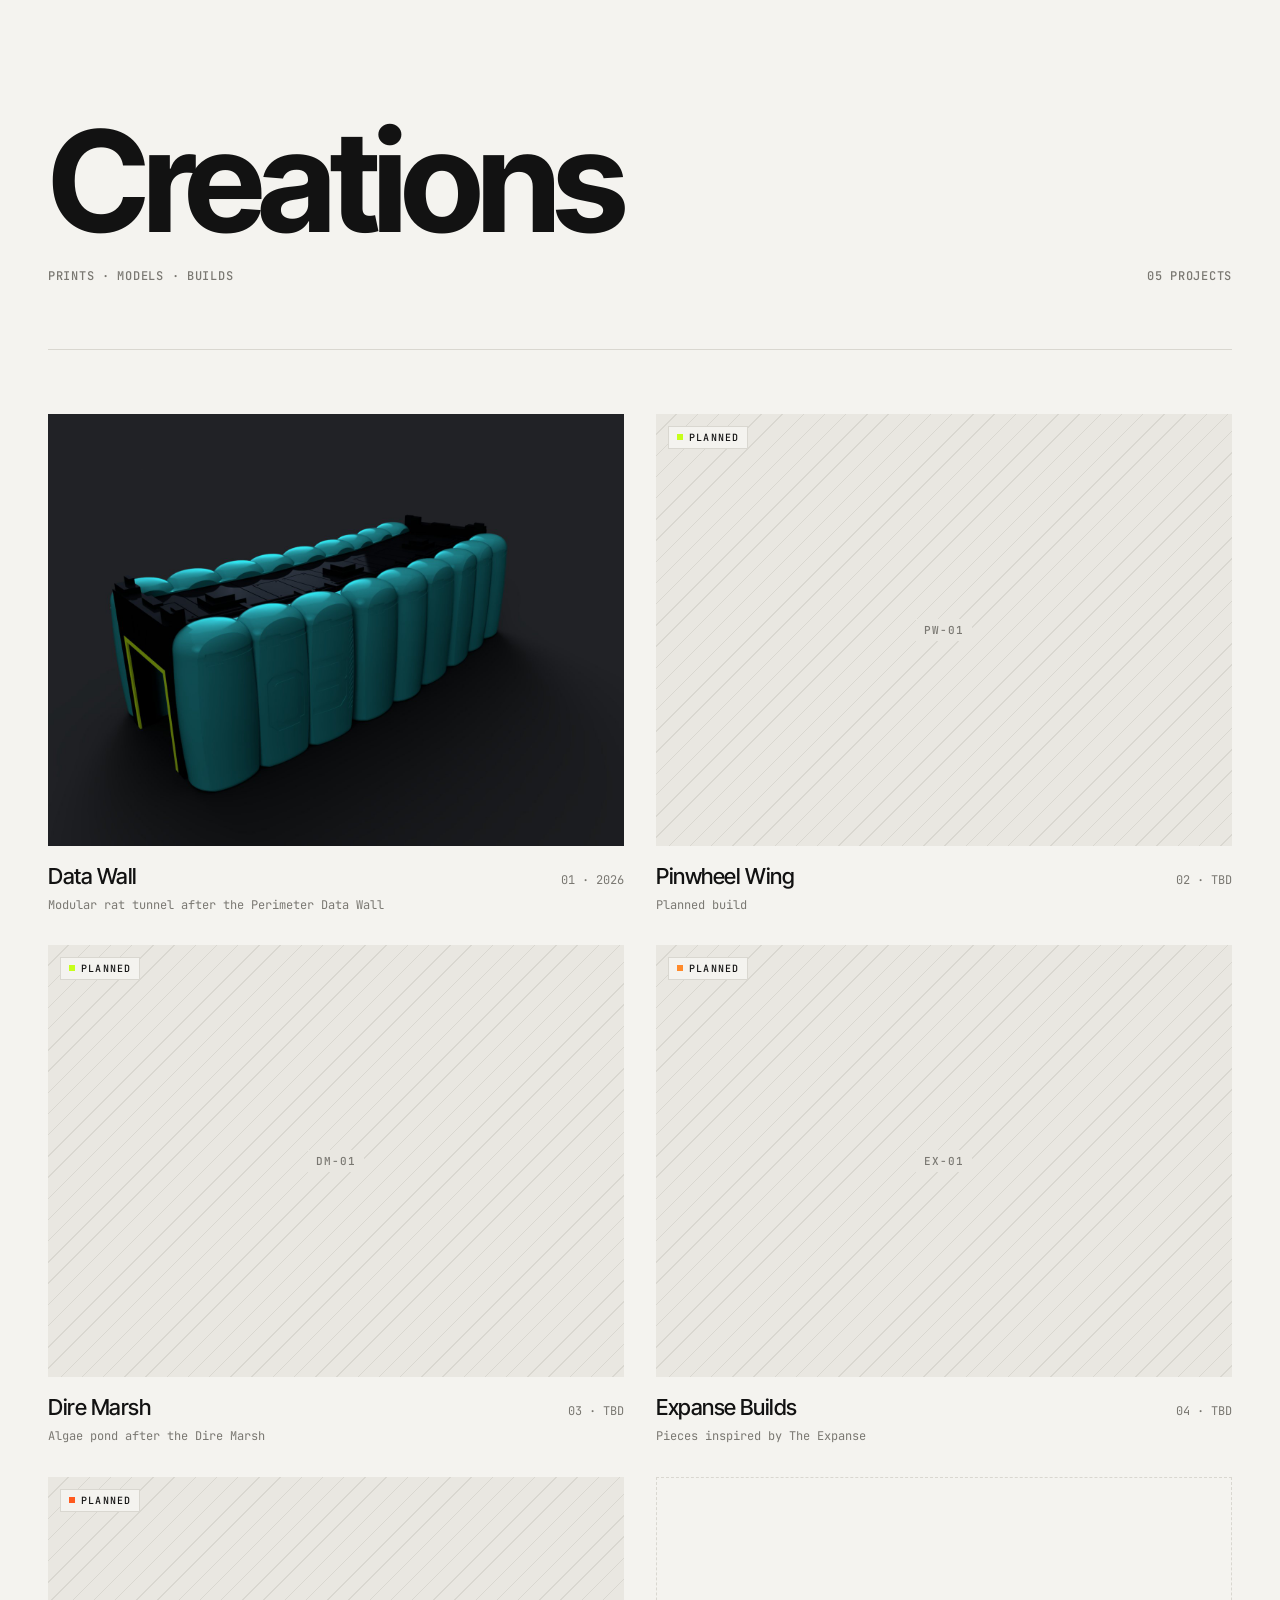
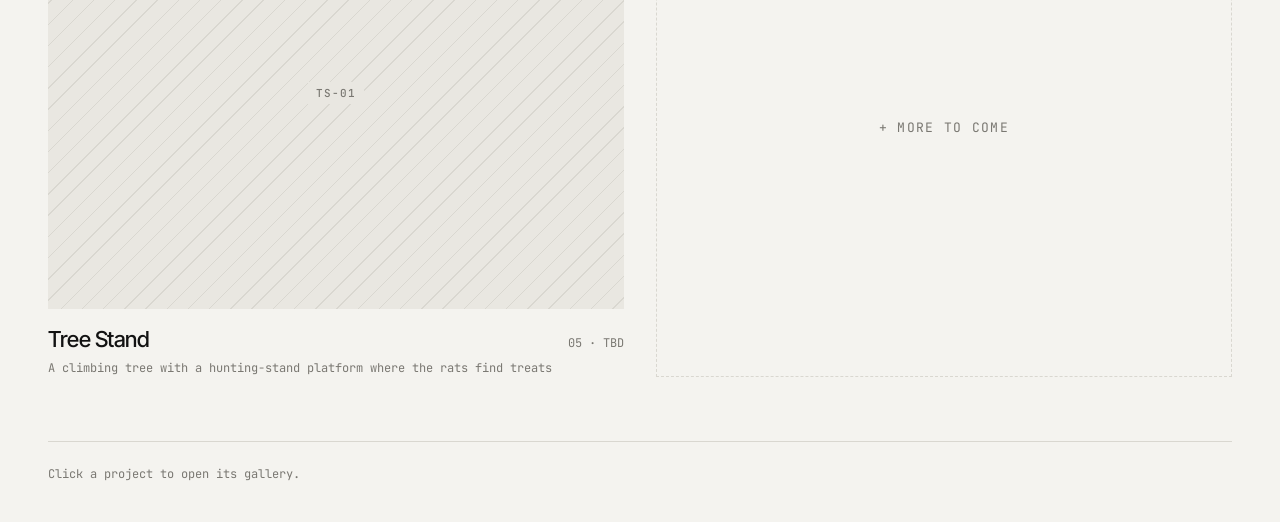
<file: index.html>
<!doctype html>
<html lang="en">
<head>
  <meta charset="utf-8" />
  <meta name="viewport" content="width=device-width, initial-scale=1" />
  <title>Creations</title>
  <link rel="preconnect" href="https://fonts.googleapis.com" />
  <link href="https://fonts.googleapis.com/css2?family=Inter+Tight:wght@400;500;700&family=JetBrains+Mono:wght@400;500&display=swap" rel="stylesheet" />
  <style>
    :root {
      --bg: #f4f3ef; --fg: #121212; --muted: #7a7872; --line: #d9d7d0; --card: #e9e7e1;
    }
    @media (prefers-color-scheme: dark) {
      :root:not([data-theme="light"]) { --bg: #0e0e0f; --fg: #ecebe6; --muted: #7d7c78; --line: #26262a; --card: #18181b; }
    }
    :root[data-theme="dark"] { --bg: #0e0e0f; --fg: #ecebe6; --muted: #7d7c78; --line: #26262a; --card: #18181b; }

    * { box-sizing: border-box; margin: 0; }
    body { background: var(--bg); color: var(--fg); font: 400 15px/1.5 "Inter Tight", system-ui, sans-serif; }
    .wrap { max-width: 1280px; margin: 0 auto; padding: 0 clamp(16px, 4vw, 48px); }

    header { padding: clamp(48px, 10vw, 120px) 0 clamp(32px, 6vw, 64px); border-bottom: 1px solid var(--line); }
    h1 { font-weight: 700; font-size: clamp(48px, 11vw, 152px); line-height: .88; letter-spacing: -.045em; }
    .meta { display: flex; justify-content: space-between; gap: 16px; margin-top: 24px; font: 500 12px/1.4 "JetBrains Mono", monospace; color: var(--muted); text-transform: uppercase; letter-spacing: .06em; }

    .grid { display: grid; grid-template-columns: repeat(auto-fill, minmax(min(100%, 380px), 1fr)); gap: clamp(16px, 2.5vw, 32px); padding: clamp(32px, 5vw, 64px) 0; }
    .card { display: block; color: inherit; text-decoration: none; }
    .card .media { aspect-ratio: 4 / 3; overflow: hidden; background: var(--card); position: relative; }
    .card img { display: block; }
    .card .ph { display: grid; }
    .card img, .card .ph { width: 100%; height: 100%; object-fit: cover; transition: transform .6s cubic-bezier(.2,.7,.2,1); }
    .card:hover img { transform: scale(1.04); }
    .card .media::after { content: ""; position: absolute; left: 0; right: 0; bottom: 0; height: 4px; background: var(--accent); transform: scaleX(0); transform-origin: left; transition: transform .4s ease; }
    .card:hover .media::after { transform: scaleX(1); }
    .card .row { display: flex; justify-content: space-between; align-items: baseline; gap: 12px; padding-top: 14px; }
    .card h2 { font-size: 22px; font-weight: 500; letter-spacing: -.02em; }
    .card .n, .card p { font: 400 12px/1.4 "JetBrains Mono", monospace; color: var(--muted); }
    .card p { margin-top: 4px; }
    .badge { position: absolute; top: 12px; left: 12px; z-index: 1; font: 500 10px "JetBrains Mono", monospace; letter-spacing: .12em; text-transform: uppercase; padding: 4px 8px; background: var(--bg); color: var(--fg); border: 1px solid var(--line); }
    .badge::before { content: ""; display: inline-block; width: 6px; height: 6px; margin-right: 6px; vertical-align: 1px; background: var(--accent); }
    .card--planned .media { background: var(--card); }
    .card--more { border: 1px dashed var(--line); display: grid; place-items: center; min-height: 200px; color: var(--muted); font: 400 13px "JetBrains Mono", monospace; text-transform: uppercase; letter-spacing: .1em; }

    .ph { display: grid; place-items: center; background: repeating-linear-gradient(135deg, transparent 0 14px, var(--line) 14px 15px); }
    .ph span { font: 500 11px "JetBrains Mono", monospace; color: var(--muted); text-transform: uppercase; letter-spacing: .1em; background: var(--card); padding: 4px 8px; }

    footer { border-top: 1px solid var(--line); padding: 24px 0 40px; font: 400 12px "JetBrains Mono", monospace; color: var(--muted); }
  </style>
</head>
<body>
  <div class="wrap">
    <header>
      <h1>Creations</h1>
      <div class="meta"><span>Prints · Models · Builds</span><span id="count"></span></div>
    </header>
    <main class="grid" id="grid"></main>
    <footer>Click a project to open its gallery.</footer>
  </div>

  <script src="projects.js"></script>
  <script src="common.js"></script>
  <script>
    const accents = { marathon: "#c6ff1a", expanse: "#ff8a2a", field: "#ff5a1f", plain: "currentColor" };
    const statusLabel = { planned: "Planned", wip: "In progress" };
    const grid = document.getElementById("grid");
    document.getElementById("count").textContent = `${pad(PROJECTS.length)} project${PROJECTS.length === 1 ? "" : "s"}`;
    grid.innerHTML = PROJECTS.map((p, i) => `
      <a class="card${p.status ? " card--" + esc(p.status) : ""}" href="project.html?p=${encodeURIComponent(p.slug)}" style="--accent:${accents[p.theme] || "currentColor"}">
        <div class="media">${p.status ? `<span class="badge">${statusLabel[p.status] || esc(p.status)}</span>` : ""}${p.cover
          ? `<img src="${esc(p.cover)}" alt="${esc(p.title)}" loading="lazy" data-fallback="${esc(p.title)}">`
          : `<div class="ph"><span>${esc(p.code || p.title)}</span></div>`}</div>
        <div class="row"><h2>${esc(p.title)}</h2><span class="n">${pad(i + 1)} · ${esc(p.year || "")}</span></div>
        <p>${esc(p.subtitle || "")}</p>
      </a>`).join("") + `<div class="card--more">+ More to come</div>`;
    wireFallbacks(grid);
  </script>
</body>
</html>
</file>
